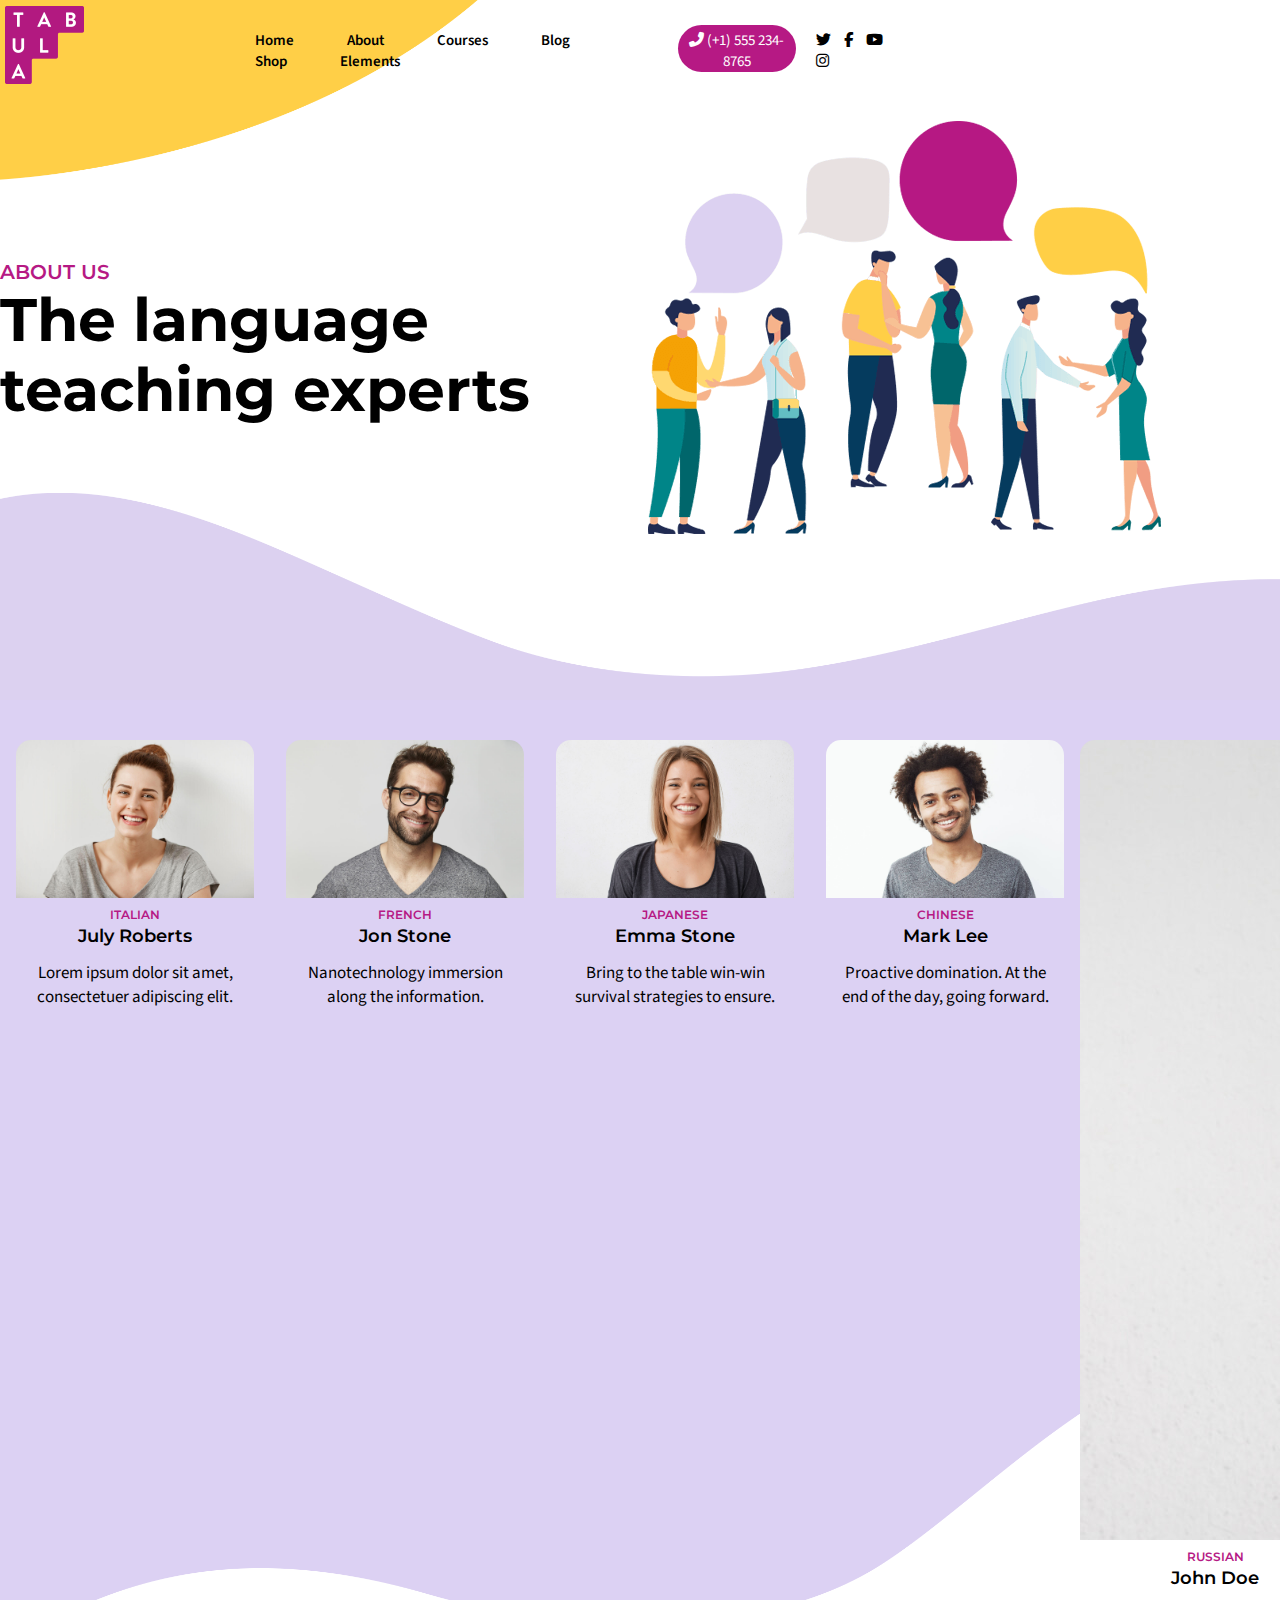
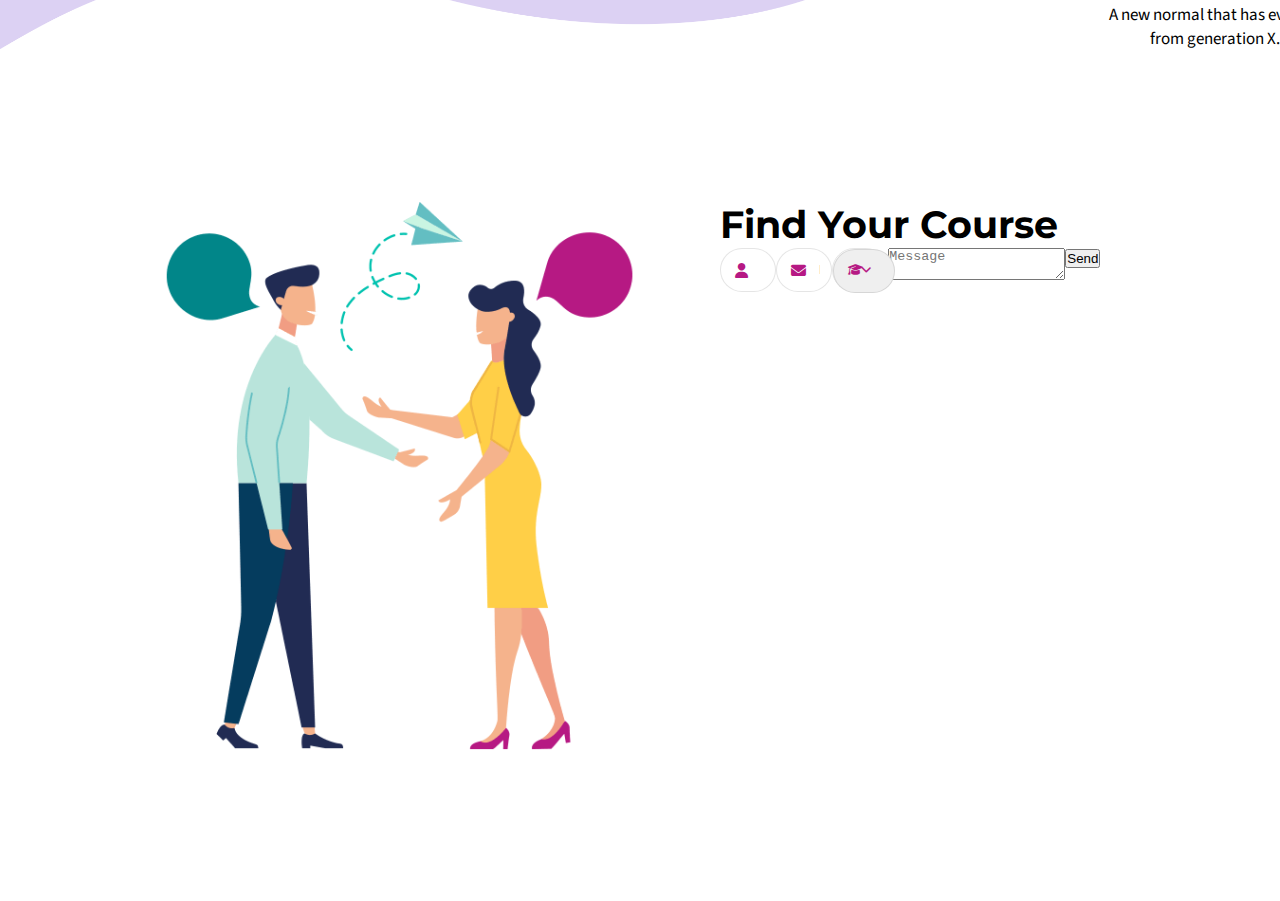
<file: index.html>
<!DOCTYPE html>
<html lang="en">
  <head>
    <meta charset="UTF-8" />
    <meta http-equiv="X-UA-Compatible" content="IE=edge" />
    <meta name="viewport" content="width=device-width, initial-scale=1.0" />
    <title>Bootcamp</title>
    <link
      href="https://cdn.jsdelivr.net/npm/bootstrap@5.1.3/dist/css/bootstrap.min.css"
      rel="stylesheet"
      integrity="sha384-1BmE4kWBq78iYhFldvKuhfTAU6auU8tT94WrHftjDbrCEXSU1oBoqyl2QvZ6jIW3"
      crossorigin="anonymous"
    />
    <script
      src="https://cdn.jsdelivr.net/npm/bootstrap@5.1.3/dist/js/bootstrap.bundle.min.js"
      integrity="sha384-ka7Sk0Gln4gmtz2MlQnikT1wXgYsOg+OMhuP+IlRH9sENBO0LRn5q+8nbTov4+1p"
      crossorigin="anonymous"
    ></script>
    <link
      rel="stylesheet"
      href="https://cdnjs.cloudflare.com/ajax/libs/font-awesome/6.1.1/css/all.min.css"
    />
    <link rel="preconnect" href="https://fonts.googleapis.com" />
    <link rel="preconnect" href="https://fonts.gstatic.com" crossorigin />
    <link
      href="https://fonts.googleapis.com/css2?family=Montserrat:ital,wght@0,300;0,400;0,600;0,700;1,100&family=Roboto:wght@300;400;500;700&family=Source+Sans+Pro:wght@300;400;600;700&display=swap"
      rel="stylesheet"
    />
    <link rel="stylesheet" href="./css/style.css" />
  </head>
  <body>
    <div class="body-content">
      <header class="header">
        <div class="container">
          <div class="row">
            <div class="header-content">
              <div class="header-left">
                <img src="./img/crest.png" alt="" />
              </div>
              <div class="header-right">
                <div class="header-link">
                  <a href="#">Home</a>
                  <a href="#">About</a>
                  <a href="#">Courses</a>
                  <a href="#">Blog</a>
                  <a href="#">Shop</a>
                  <a href="#">Elements</a>
                </div>
                <div class="header-contact">
                  <div class="header-call">
                    <i class="fa-solid fa-phone-flip"></i>
                    <span>(+1) 555 234-8765</span>
                  </div>
                  <div class="header-icon">
                    <i class="fa-brands fa-twitter"></i>
                    <i class="fa-brands fa-facebook-f"></i>
                    <i class="fa-brands fa-youtube"></i>
                    <i class="fa-brands fa-instagram"></i>
                  </div>
                </div>
              </div>
            </div>
          </div>
        </div>
      </header>
      <div class="img-top-left">
        <img src="./img/yellow_top_wave_01.png" alt="" />
      </div>
      <div class="carousel">
        <div class="container">
          <div class="row">
            <div class="carousel-left">
              <span class="carousel-left-top">ABOUT US</span> <br />
              <span class="carousel-left-bottom">
                The language teaching experts
              </span>
            </div>
            <div class="carousel-right">
              <img src="./img/hero_team.png" alt="" />
            </div>
          </div>
        </div>
      </div>
      <div class="img-purple">
        <img src="./img/Violet_top_left_wave.png" alt="" />
      </div>
    </div>
    <div class="information">
      <div class="container">
        <div class="row">
          <div class="row-top">
            <div class="card" style="width: 18rem">
              <div class="card-img">
                <img src="./img/teacher_1.jpg" class="card-img-top" alt="" />
              </div>

              <div class="card-body">
                <span>ITALIAN</span>
                <h3>July Roberts</h3>
                <p>Lorem ipsum dolor sit amet, consectetuer adipiscing elit.</p>
              </div>
            </div>
            <div class="card" style="width: 18rem">
              <div class="card-img">
                <img src="./img/teacher_2.jpg" class="card-img-top" alt="" />
              </div>
              <div class="card-body">
                <span>FRENCH</span>
                <h3>Jon Stone</h3>
                <p>
                  Nanotechnology immersion <br />
                  along the information.
                </p>
              </div>
            </div>
            <div class="card" style="width: 18rem">
              <div class="card-img">
                <img src="./img/teacher_3.jpg" class="card-img-top" alt="" />
              </div>
              <div class="card-body">
                <span>JAPANESE</span>
                <h3>Emma Stone</h3>
                <p>
                  Bring to the table win-win <br />
                  survival strategies to ensure.
                </p>
              </div>
            </div>
            <div class="card" style="width: 18rem">
              <div class="card-img">
                <img src="./img/teacher_4.jpg" class="card-img-top" alt="" />
              </div>
              <div class="card-body">
                <span>CHINESE</span>
                <h3>Mark Lee</h3>
                <p>
                  Proactive domination. At the <br />
                  end of the day, going forward.
                </p>
              </div>
            </div>
          </div>
          <div class="row-bottom">
            <div class="card" style="width: 18rem">
              <div class="card-img">
                <img src="./img/teacher_5.jpg" class="card-img-top" alt="" />
              </div>
              <div class="card-body">
                <span>RUSSIAN</span>
                <h3>John Doe</h3>
                <p>
                  A new normal that has evolved <br />
                  from generation X.
                </p>
              </div>
            </div>
            <div class="card" style="width: 18rem">
              <div class="card-img">
                <img src="./img/teacher_6.jpg" class="card-img-top" alt="" />
              </div>
              <div class="card-body">
                <span>SWEDEN</span>
                <h3>Jane Smith</h3>
                <p>
                  Heading towards a streamlined <br />
                  cloud solution.
                </p>
              </div>
            </div>
            <div class="card" style="width: 18rem">
              <div class="card-img">
                <img src="./img/teacher_7.jpg" class="card-img-top" alt="" />
              </div>
              <div class="card-body">
                <span>SPANISH</span>
                <h3>Hanna Alverez</h3>
                <p>
                  Content in real-time will have <br />
                  multiple touchpoints.
                </p>
              </div>
            </div>
            <div class="card" style="width: 18rem">
              <div class="card-img">
                <img src="./img/teacher_8.jpg" class="card-img-top" alt="" />
              </div>
              <div class="card-body">
                <span>ITALIAN</span>
                <h3>July Roberts</h3>
                <p>
                  Capitalize on low hanging fruit <br />
                  to identify a ballpark.
                </p>
              </div>
            </div>
          </div>
        </div>
        <div class="img-information-bottom">
          <img src="./img/Wave_White_bottom_right_shape_01.png" alt="" />
        </div>
      </div>
    </div>

    <div class="course">
      <div class="container">
        <div class="row">
          <div class="course-left">
            <img src="./img/conatct_inner.png" alt="" />
          </div>
          <div class="course-right">
            <div class="course-content">
              <div class="course-title">
                <h3>Find Your Course</h3>
              </div>
              <form id="form-text" class="row g-3">
                <div class="row-box">
                  <div class="name-box">
                    <span class="icon-name">
                      <i class="fa-solid fa-user"></i>
                    </span>
                    <span class="enter-name">
                      <input type="text" id="inputemail" placeholder="Name" />
                    </span>
                  </div>
                  <div class="email-box">
                    <span class="icon-email">
                      <i class="fa-solid fa-envelope"></i>
                    </span>
                    <span class="enter-email">
                      <input type="text" id="inputname" placeholder="E-mail" />
                    </span>
                  </div>
                </div>
                <div class="language col-md-12">
                  <div class="language-select">
                    <select id="inputLanguage">
                      <option selected><span>English</span></option>
                      <option>English</option>
                      <option>French</option>
                      <option>Spanish</option>
                      <option>German</option>
                    </select>

                    <span class="language-icon">
                      <i class="fa-solid fa-graduation-cap"></i>
                    </span>
                    <span class="language-angle">
                      <i class="fa-solid fa-angle-down"></i>
                    </span>
                  </div>
                </div>

                <div class="message col-md-12">
                  <textarea placeholder="Message" id="inputmessage"></textarea>
                </div>
                <div class="col-12">
                  <button type="submit" class="btn">Send</button>
                </div>
              </form>
            </div>
          </div>
        </div>
      </div>
    </div>
    <footer></footer>
  </body>
</html>
</file>
<file: css/style.css>
* {
  padding: 0;
  margin: 0;
  -webkit-box-sizing: border-box;
          box-sizing: border-box;
}

html {
  font-size: 15px;
}

body {
  font-family: "Montserrat", sans-serif;
  font-family: "Roboto", sans-serif;
  font-family: "Source Sans Pro", sans-serif;
}

.container {
  max-width: 1230px;
}

.body-content {
  position: relative;
  height: 700px;
}

.img-top-left {
  position: absolute;
  top: 0;
  left: 0;
  display: block;
  pointer-events: none;
}

.img-top-left img {
  width: 100%;
}

.header {
  position: relative;
  height: 80px;
  z-index: 1;
}

.header .row {
  display: -webkit-box;
  display: -ms-flexbox;
  display: flex;
}

.header .row .header-content {
  display: -webkit-box;
  display: -ms-flexbox;
  display: flex;
  -ms-flex-pack: distribute;
      justify-content: space-around;
}

.header .row .header-content .header-left {
  width: 25%;
}

.header .row .header-content .header-right {
  width: 75%;
}

.header .row .header-content .header-right {
  display: -webkit-box;
  display: -ms-flexbox;
  display: flex;
  -ms-flex-pack: distribute;
      justify-content: space-around;
}

.header .row .header-content .header-right .header-link {
  width: 65%;
  padding-top: 30px;
  -webkit-transition: all 0.4s;
  transition: all 0.4s;
}

.header .row .header-content .header-right .header-link a {
  text-decoration: none;
  font-weight: 600;
  color: black;
  padding: 0px 25px;
}

.header .row .header-content .header-right .header-link a:hover {
  color: #b61984;
  -webkit-transition: all 0.4s;
  transition: all 0.4s;
}

.header .row .header-content .header-right .header-contact {
  width: 32%;
  display: -webkit-box;
  display: -ms-flexbox;
  display: flex;
  -webkit-box-pack: justify;
      -ms-flex-pack: justify;
          justify-content: space-between;
}

.header .row .header-content .header-right .header-contact .header-call {
  width: 60%;
  background: #b61984;
  display: inline-block;
  margin: 25px 0px 32px 0px;
  text-align: center;
  padding-top: 5px;
  border-radius: 25px;
  color: white;
  cursor: pointer;
  -webkit-transition: all 0.4s;
  transition: all 0.4s;
}

.header .row .header-content .header-right .header-contact .header-call:hover {
  color: #b61984;
  -webkit-box-shadow: 0 0 0 1px #b61984 inset;
          box-shadow: 0 0 0 1px #b61984 inset;
  background: white;
  -webkit-transition: all 0.4s;
  transition: all 0.4s;
}

.header .row .header-content .header-right .header-contact .header-icon {
  width: 40%;
  padding-top: 30px;
  margin-left: 20px;
}

.header .row .header-content .header-right .header-contact .header-icon i {
  margin-right: 10px;
  cursor: pointer;
}

.header .row .header-content .header-right .header-contact .header-icon i:hover {
  color: #b61984;
}

.carousel {
  position: relative;
}

.carousel .row {
  display: -webkit-box;
  display: -ms-flexbox;
  display: flex;
  -ms-flex-pack: distribute;
      justify-content: space-around;
}

.carousel .row .carousel-left {
  width: 50%;
  padding: 180px 0px;
}

.carousel .row .carousel-left .carousel-left-top {
  font-size: 20px;
  color: #b61984;
  font-weight: 600;
  display: inline-block;
  font-family: "Montserrat", Arial, Helvetica, sans-serif;
  position: relative;
  z-index: 1;
}

.carousel .row .carousel-left .carousel-left-bottom {
  position: relative;
  z-index: 1;
  display: block;
  font-size: 60px;
  font-weight: 700;
  overflow-wrap: inherit;
  font-family: "Montserrat", Arial, Helvetica, sans-serif;
  line-height: 70px;
}

.carousel .row .carousel-right {
  width: 50%;
}

.img-purple {
  position: absolute;
  bottom: 0;
  right: 0;
  left: 0;
  pointer-events: none;
}

.img-purple img {
  width: 100%;
  height: auto;
  display: block;
  max-width: 100%;
}

.information {
  background: #dcd1f3;
  position: relative;
  z-index: 99;
}

.information .row {
  display: -webkit-box;
  display: -ms-flexbox;
  display: flex;
  -webkit-box-orient: horizontal;
  -webkit-box-direction: normal;
      -ms-flex-direction: row;
          flex-direction: row;
  position: relative;
}

.information .row .row-top {
  display: -webkit-box;
  display: -ms-flexbox;
  display: flex;
  -ms-flex-pack: distribute;
      justify-content: space-around;
  text-align: center;
  margin-top: 40px;
}

.information .row .row-top .card {
  width: 100%;
  -ms-flex-preferred-size: 22%;
      flex-basis: 22%;
  border-radius: 15px;
  -webkit-transition: all 300ms ease-in-out;
  transition: all 300ms ease-in-out;
}

.information .row .row-top .card:hover {
  -webkit-box-shadow: 0 30px 30px -10px #00000033;
          box-shadow: 0 30px 30px -10px #00000033;
  -webkit-transition: all 300ms ease-in-out;
  transition: all 300ms ease-in-out;
}

.information .row .row-top .card img {
  position: relative;
  -webkit-transition: -webkit-transform 650ms ease-in-out, -webkit-filter 650ms ease-in-out;
  transition: -webkit-transform 650ms ease-in-out, -webkit-filter 650ms ease-in-out;
  transition: transform 650ms ease-in-out, filter 650ms ease-in-out;
  transition: transform 650ms ease-in-out, filter 650ms ease-in-out, -webkit-transform 650ms ease-in-out, -webkit-filter 650ms ease-in-out;
  width: 100%;
  z-index: 99;
  height: auto;
}

.information .row .row-top .card-img {
  overflow: hidden;
  width: 100%;
}

.information .row .row-top .card img:hover {
  -webkit-transform: scale(1.05, 1.05);
          transform: scale(1.05, 1.05);
  -webkit-transition: -webkit-transform 650ms ease-in-out, -webkit-filter 650ms ease-in-out;
  transition: -webkit-transform 650ms ease-in-out, -webkit-filter 650ms ease-in-out;
  transition: transform 650ms ease-in-out, filter 650ms ease-in-out;
  transition: transform 650ms ease-in-out, filter 650ms ease-in-out, -webkit-transform 650ms ease-in-out, -webkit-filter 650ms ease-in-out;
}

.information .row .card span {
  color: #b61984;
  font-size: 12px;
  font-weight: 600;
  font-family: "Montserrat", Arial, Helvetica, sans-serif;
}

.information .row .card h3 {
  font-weight: 600;
  margin-bottom: 15px;
  font-family: "Montserrat", Arial, Helvetica, sans-serif;
}

.information .row .card p {
  font-weight: 400;
  font-size: 17px;
}

.information .row-top img {
  border-radius: 15px 15px 0px 0px;
}

.information .row-bottom {
  display: -webkit-box;
  display: -ms-flexbox;
  display: flex;
  -ms-flex-pack: distribute;
      justify-content: space-around;
  margin-top: 40px;
  text-align: center;
  position: relative;
  z-index: 10;
}

.information .row-bottom .card {
  width: 100%;
  -ms-flex-preferred-size: 22%;
      flex-basis: 22%;
  border-radius: 15px;
  -webkit-transition: all 300ms ease-in-out;
  transition: all 300ms ease-in-out;
}

.information .row-bottom .card:hover {
  -webkit-box-shadow: 0 30px 30px -10px #00000033;
          box-shadow: 0 30px 30px -10px #00000033;
  -webkit-transition: all 300ms ease-in-out;
  transition: all 300ms ease-in-out;
}

.information .row-bottom .card span {
  color: #b61984;
  font-size: 12px;
  font-weight: 600;
  font-family: "Montserrat", Arial, Helvetica, sans-serif;
}

.information .row-bottom .card h3 {
  font-weight: 600;
  margin-bottom: 15px;
  font-family: "Montserrat", Arial, Helvetica, sans-serif;
}

.information .row-bottom .card p {
  font-weight: 400;
  font-size: 17px;
}

.information .row-bottom img {
  border-radius: 15px 15px 0px 0px;
}

.information .card img {
  -webkit-transition: -webkit-transform 650ms ease-in-out, -webkit-filter 650ms ease-in-out;
  transition: -webkit-transform 650ms ease-in-out, -webkit-filter 650ms ease-in-out;
  transition: transform 650ms ease-in-out, filter 650ms ease-in-out;
  transition: transform 650ms ease-in-out, filter 650ms ease-in-out, -webkit-transform 650ms ease-in-out, -webkit-filter 650ms ease-in-out;
}

.information .card-img {
  overflow: hidden;
}

.information .card img:hover {
  -webkit-transform: scale(1.05, 1.05);
          transform: scale(1.05, 1.05);
  -webkit-transition: -webkit-transform 650ms ease-in-out, -webkit-filter 650ms ease-in-out;
  transition: -webkit-transform 650ms ease-in-out, -webkit-filter 650ms ease-in-out;
  transition: transform 650ms ease-in-out, filter 650ms ease-in-out;
  transition: transform 650ms ease-in-out, filter 650ms ease-in-out, -webkit-transform 650ms ease-in-out, -webkit-filter 650ms ease-in-out;
}

.img-information-bottom {
  position: absolute;
  bottom: 0;
  right: 0;
  left: 0;
  pointer-events: none;
}

.img-information-bottom img {
  width: 100%;
  height: auto;
  display: block;
}

.course {
  padding: 150px 0px;
}

.course .row {
  display: -webkit-box;
  display: -ms-flexbox;
  display: flex;
  -webkit-box-pack: center;
      -ms-flex-pack: center;
          justify-content: center;
}

.course .row .course-left {
  width: 48%;
}

.course .row .course-left img {
  display: block;
  margin: 0;
  line-height: 0;
  max-width: 100%;
  height: auto;
  padding-left: 20px;
  padding-right: 20px;
}

.course .row .course-right {
  width: 35%;
}

.course .row .course-right .course-content {
  background-color: white;
  padding-left: 25px;
  padding-right: 25px;
}

.course .row .course-right .course-content .course-title h3 {
  font-size: 38px;
  font-weight: 700;
  overflow-wrap: inherit;
  font-family: "Montserrat", Arial, Helvetica, sans-serif;
}

.course .row .course-right .course-content .row-box {
  display: -webkit-box;
  display: -ms-flexbox;
  display: flex;
  -ms-flex-wrap: wrap;
      flex-wrap: wrap;
}

.course .row .course-right .course-content .row-box .name-box {
  -ms-flex: 1 0 50%;
  -webkit-box-flex: 1;
          flex: 1 0 50%;
  max-width: 50%;
  padding-right: 1em;
  position: relative;
}

.course .row .course-right .course-content .row-box .name-box .icon-name {
  position: absolute;
  top: 1em;
  left: 1em;
  line-height: 1;
  z-index: 10;
  color: #b61984;
}

.course .row .course-right .course-content .row-box .name-box .enter-name {
  position: relative;
}

.course .row .course-right .course-content .row-box .name-box .enter-name input {
  border-radius: 50px;
  padding: 1em 1em 1em 3.5em !important;
  font-size: 0.8em !important;
  height: 3.7em;
  border: 1px solid rgba(0, 0, 0, 0.1);
  -webkit-appearance: none;
  width: 100%;
}

.course .row .course-right .course-content .row-box .email-box {
  -ms-flex: 1 0 50%;
  -webkit-box-flex: 1;
          flex: 1 0 50%;
  max-width: 50%;
  position: relative;
}

.course .row .course-right .course-content .row-box .email-box .icon-email {
  position: absolute;
  top: 1em;
  left: 1em;
  line-height: 1;
  z-index: 10;
  color: #b61984;
}

.course .row .course-right .course-content .row-box .email-box .enter-email {
  position: relative;
}

.course .row .course-right .course-content .row-box .email-box .enter-email input {
  border-radius: 50px;
  padding: 1em 1em 1em 3.5em !important;
  font-size: 0.8em !important;
  height: 3.7em;
  border: 1px solid rgba(0, 0, 0, 0.1);
  -webkit-appearance: none;
  width: 100%;
}

.course .row .course-right .course-content .language-select {
  position: relative;
  border-radius: 50px;
  padding: 1em 1em 1em 3.5em !important;
  font-size: 0.8em !important;
  height: 3.7em;
  border: 1px solid rgba(0, 0, 0, 0.1);
  -webkit-appearance: none;
  width: 100%;
}

.course .row .course-right .course-content .language-select #inputLanguage {
  position: absolute;
  top: 0;
  left: 0;
  border-radius: 50px;
  padding: 1em 1em 1em 3.5em !important;
  border: 1px solid rgba(0, 0, 0, 0.1);
  -webkit-appearance: none;
  width: 100%;
  cursor: pointer;
}

.course .row .course-right .course-content .language-select .language-icon {
  position: absolute;
  top: 13px;
  left: 15px;
  color: #b61984;
  cursor: pointer;
}

.course .row .course-right .course-content .language-select .language-angle {
  position: absolute;
  top: 13px;
  right: 15px;
  color: #b61984;
  cursor: pointer;
}

.course .row .course-right .course-content .message .textarea {
  position: relative;
  border-radius: 50px;
  padding: 1em 1em 1em 3.5em !important;
  font-size: 0.8em !important;
  height: 3.7em;
  border: 1px solid rgba(0, 0, 0, 0.1);
  -webkit-appearance: none;
  width: 100%;
}
/*# sourceMappingURL=style.css.map */
</file>
